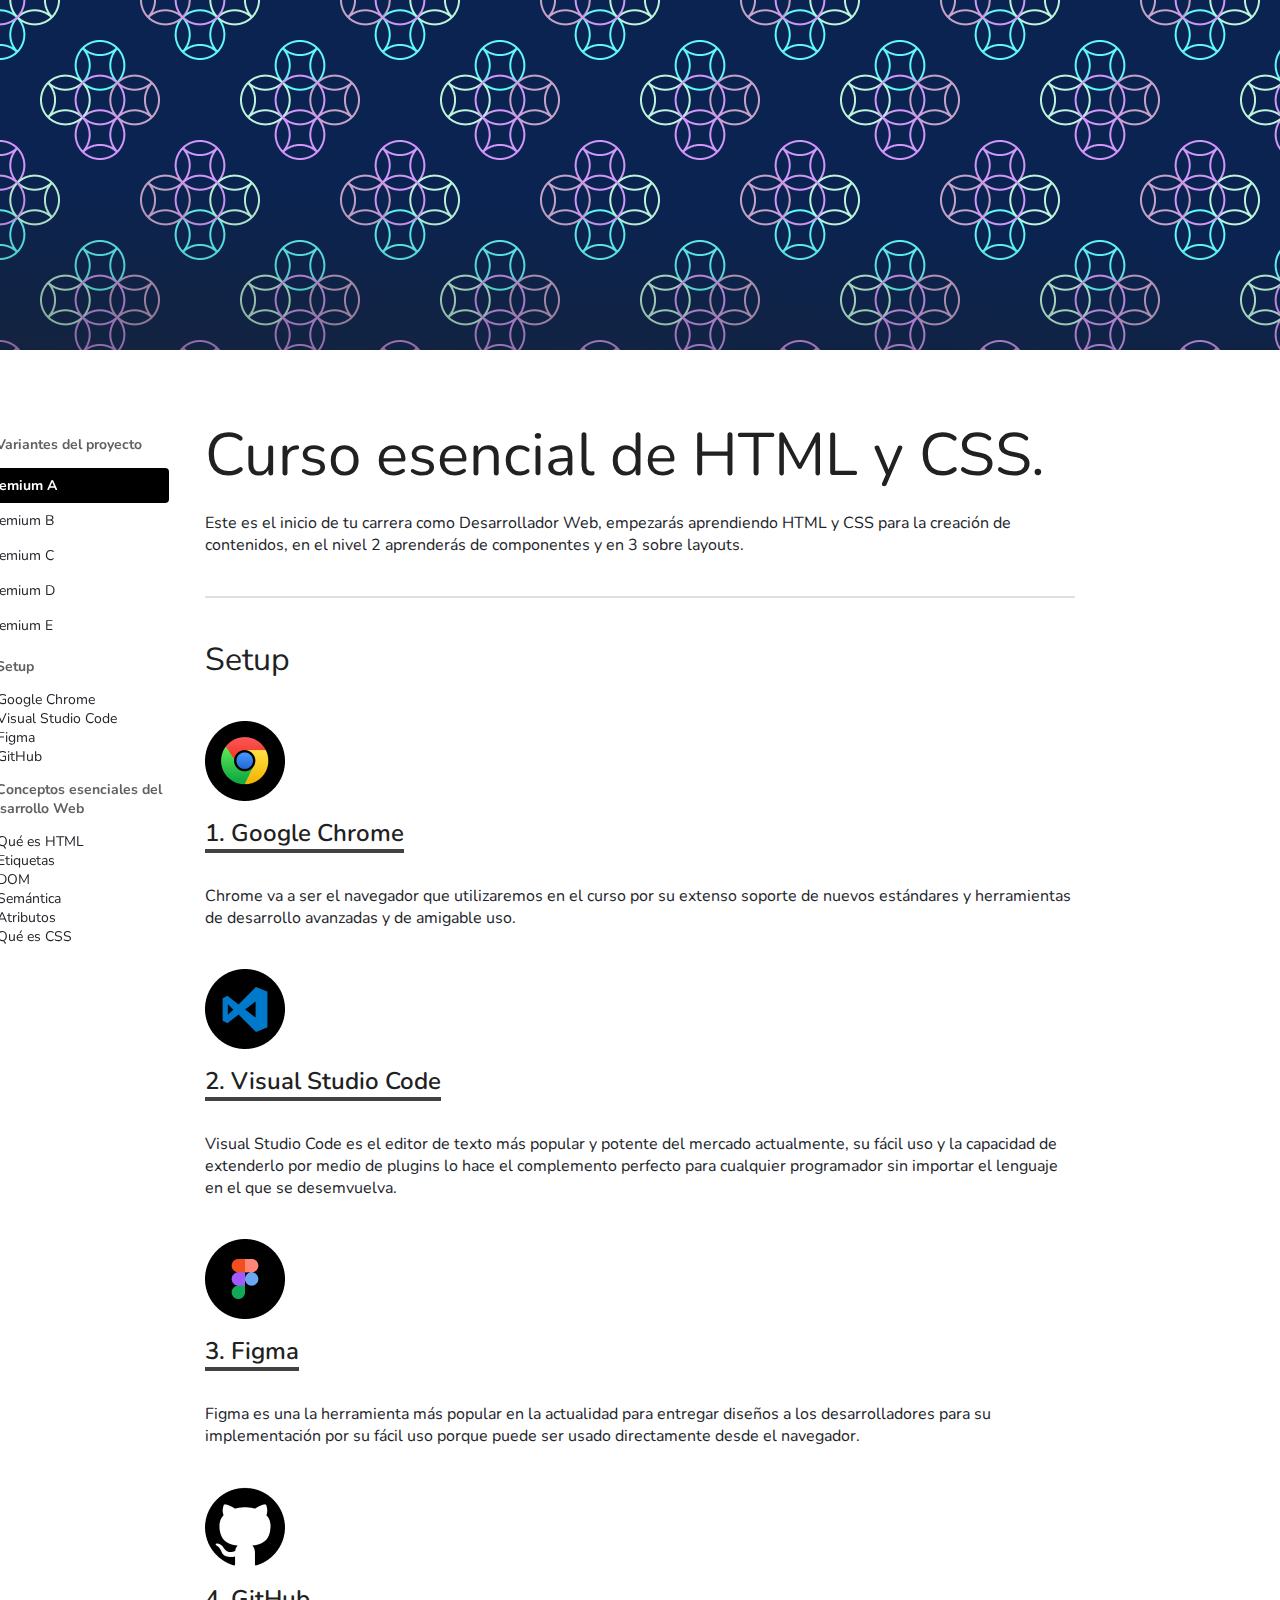
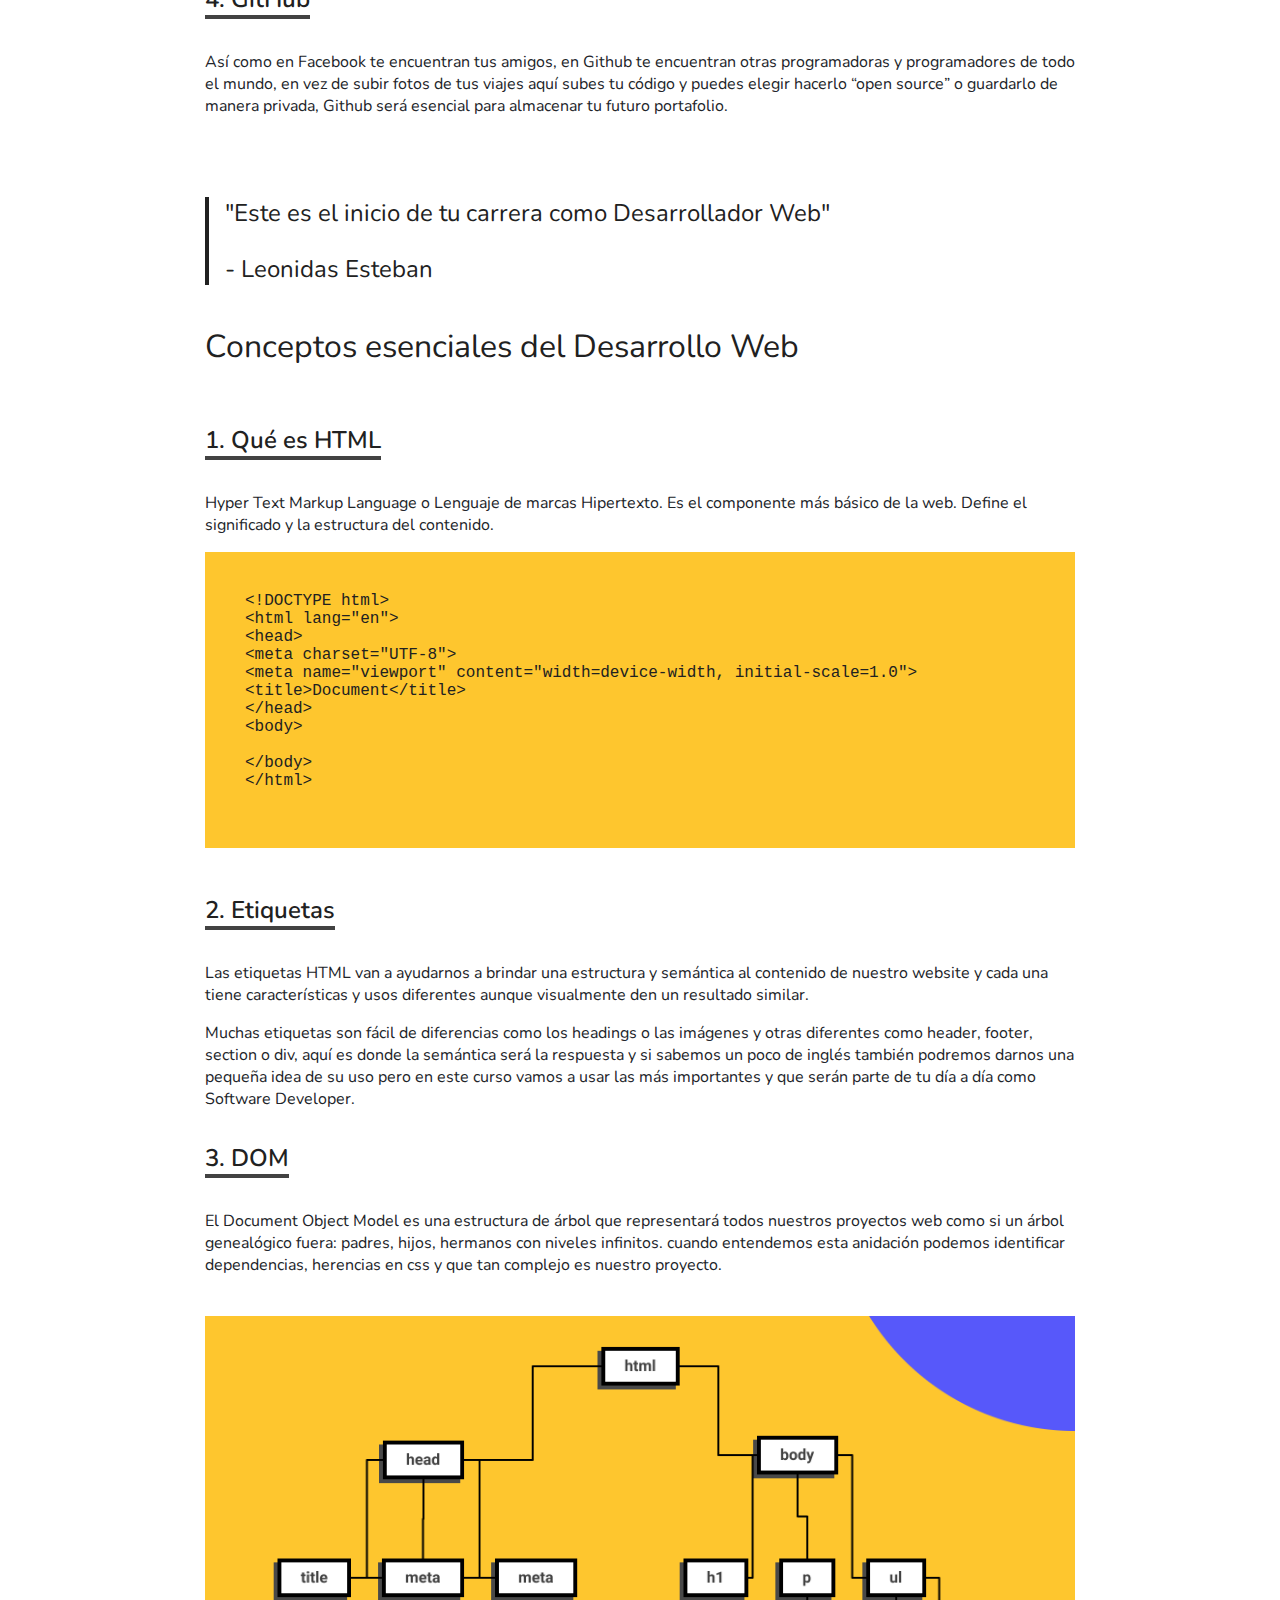
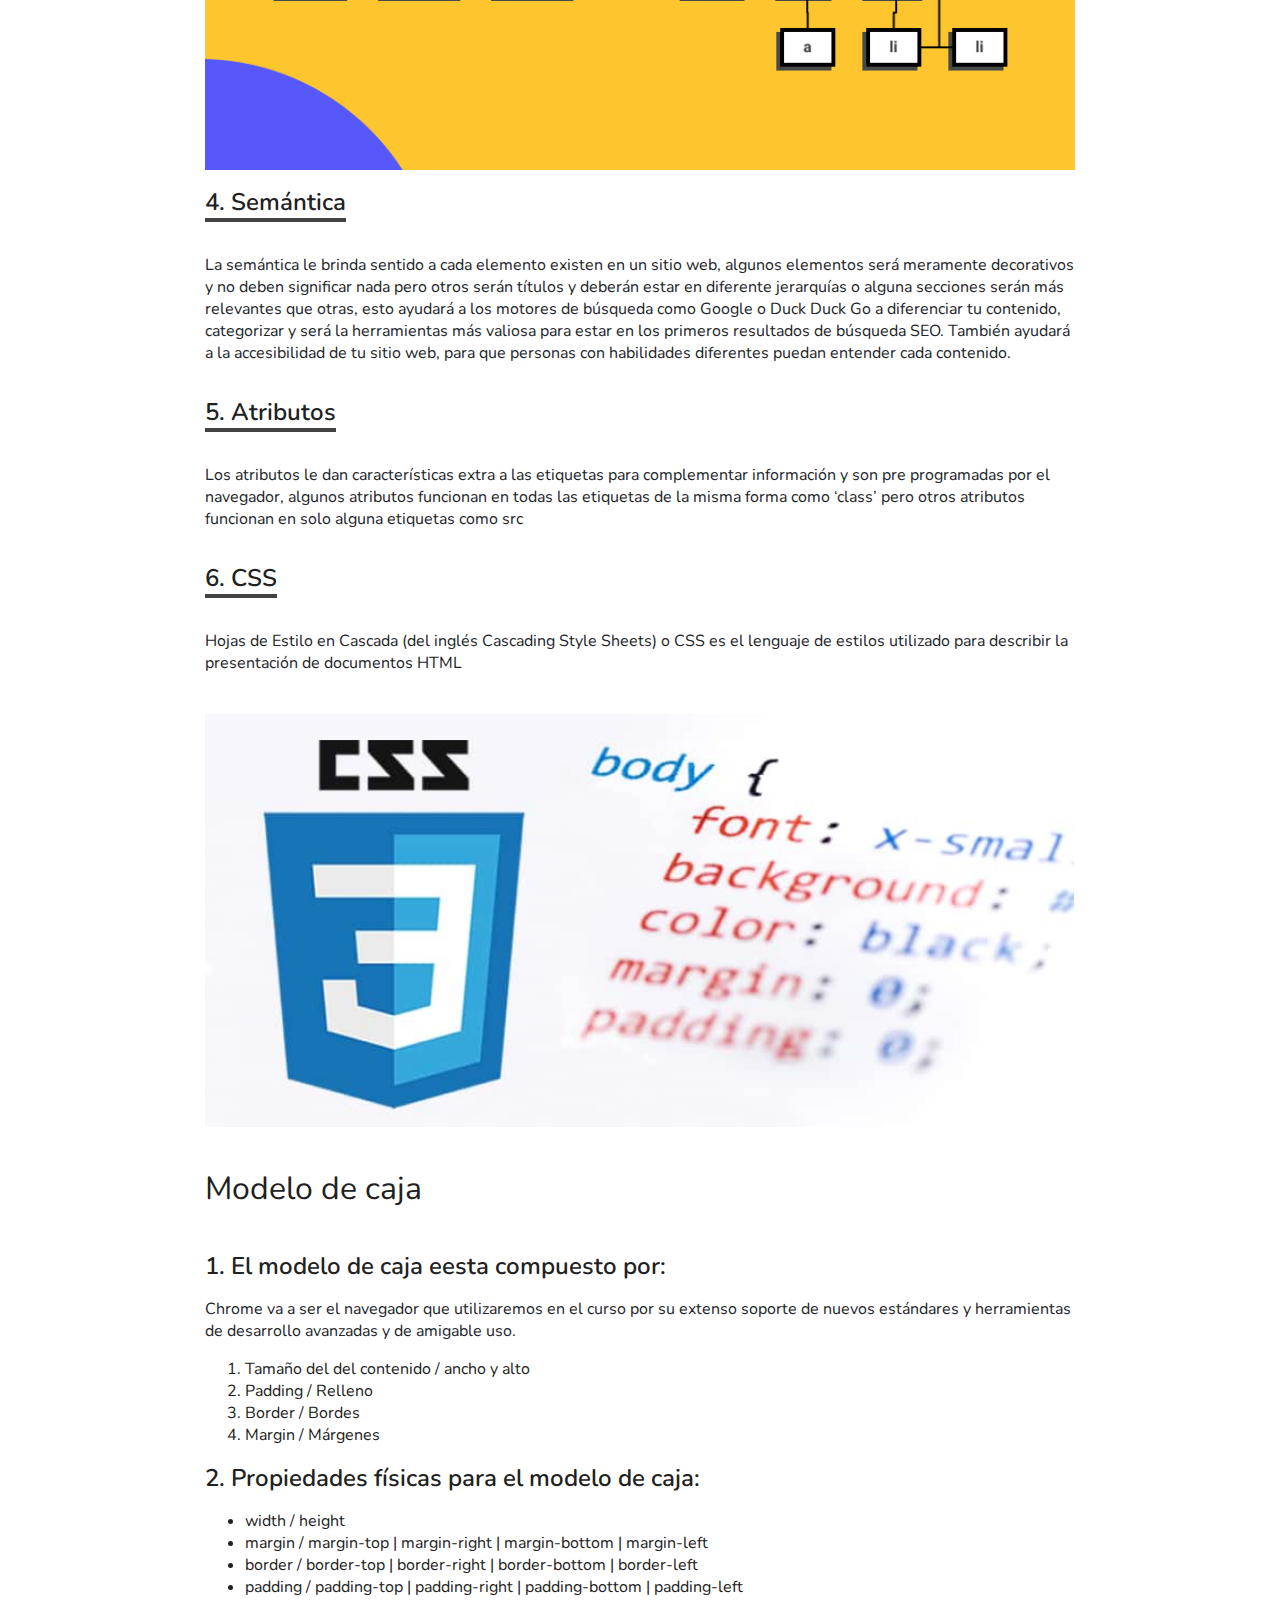
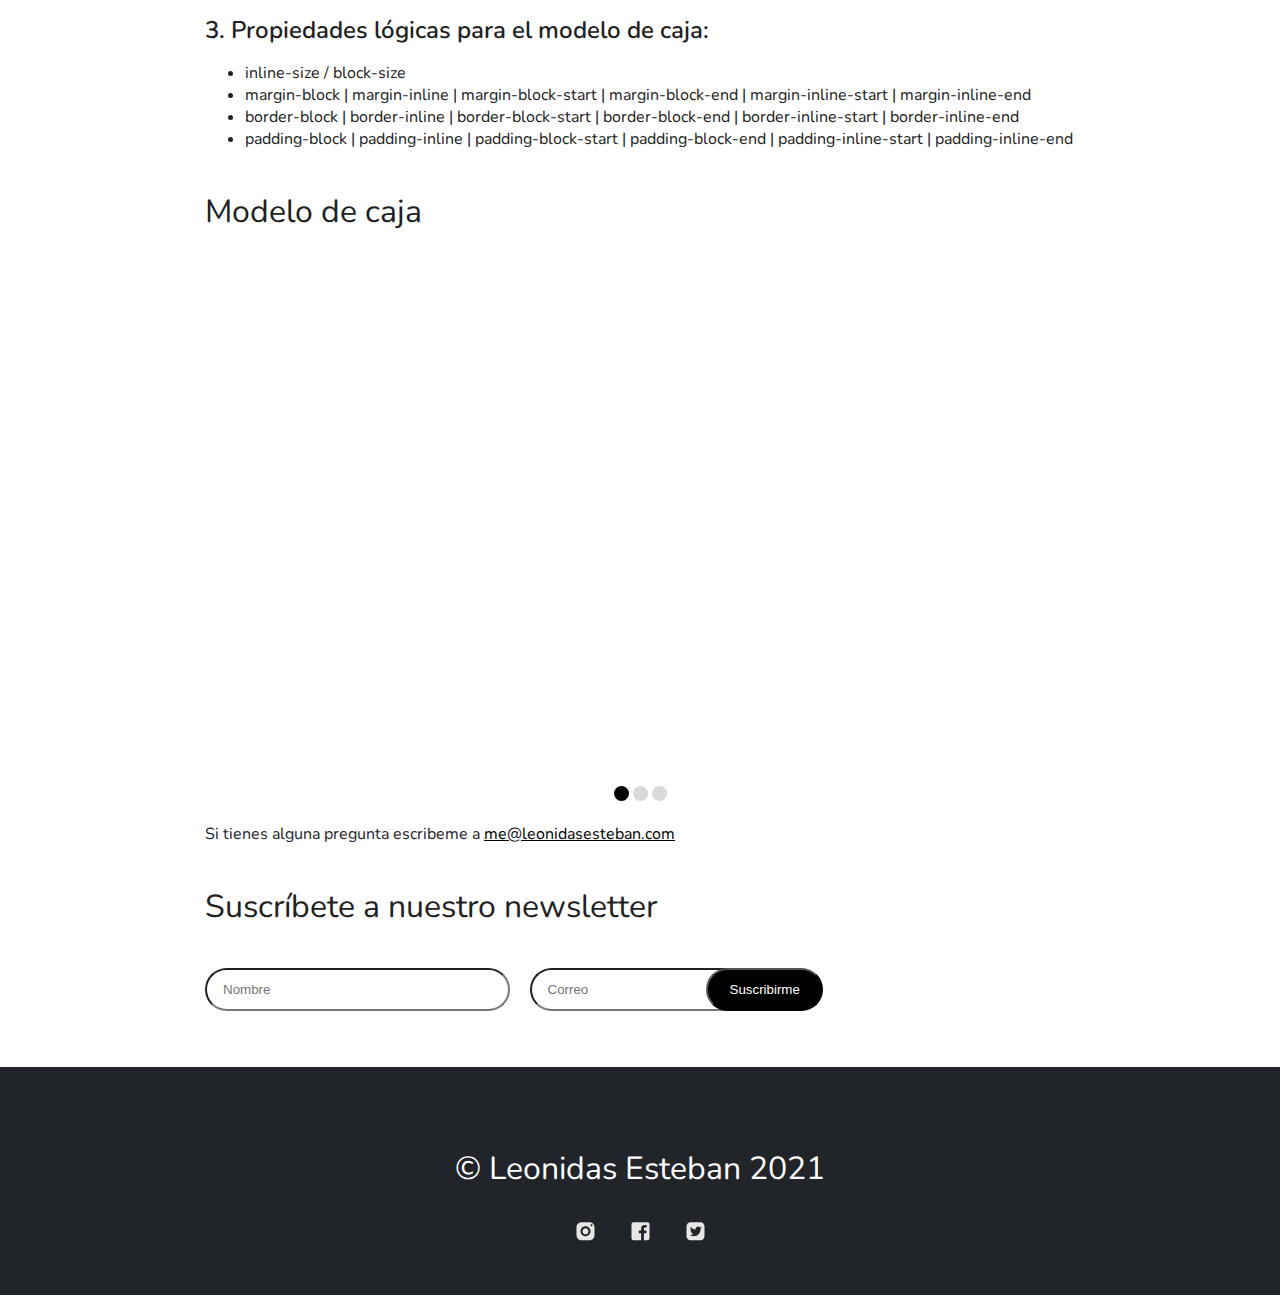
<file: index.html>
<!DOCTYPE html>
<html lang="en">
  <head>
    <meta charset="UTF-8" />
    <meta http-equiv="X-UA-Compatible" content="IE=edge" />
    <meta name="viewport" content="width=device-width, initial-scale=1.0" />
    <link rel="preconnect" href="https://fonts.googleapis.com" />
    <link rel="preconnect" href="https://fonts.gstatic.com" crossorigin />
    <link
      href="https://fonts.googleapis.com/css2?family=Montserrat:wght@400;500;700&family=Nunito:wght@400;600;700&family=Roboto:wght@400;500;700&family=Rubik:wght@400;500;700&display=swap"
      rel="stylesheet"
    />
    <link rel="preconnect" href="https://fonts.googleapis.com">
    <link href="https://fonts.googleapis.com/css2?family=Nunito:ital,wght@0,400;0,600;0,700;1,400;1,700&family=Space+Mono:wght@400;700&display=swap" rel="stylesheet">
    <link rel="stylesheet" href="css/style-a.css" />
    <title>Nemium</title>

    <link rel="icon" type="image/png" sizes="16x16" href="favicon/favicon-16x16.png">
    <meta name="theme-color" content="#ffffff">

  </head>
  <body>
    <div class="hero"></div>

    <div class="header">
      <div class="wrapper">
        <div class="header-content">
          <header>
            <nav>
              <details open>
                <summary>Variantes del proyecto</summary>
                <ul>
                  <li class="clicked-1"><a href="#">Nemium A</a></li>
                  <li ><a href="index-b.html">Nemium B</a></li>
                  <li ><a href="index-c.html">Nemium C</a></li>
                  <li ><a href="index-d.html">Nemium D</a></li>
                  <li ><a href="index-e.html">Nemium E</a></li>
                </ul>
              </details>

              <details open>
                <summary>Setup</summary>
      
                <ol>
                  <li><a href="#google">Google Chrome</a></li>
                  <li><a href="#visual-studio">Visual Studio Code</a></li>
                  <li><a href="#figma">Figma</a></li>
                  <li><a href="#gitHub">GitHub</a></li>
                </ol>
              </details>
              <details open>
                <summary>Conceptos esenciales del Desarrollo Web</summary>
                <ol>
                  <li><a href="#html">Qué es HTML</a></li>
                  <li><a href="#etiquetas">Etiquetas</a></li>
                  <li><a href="#dom">DOM</a></li>
                  <li><a href="#semantica">Semántica</a></li>
                  <li><a href="#atributos">Atributos</a></li>
                  <li><a href="#css">Qué es CSS</a></li>
                </ol>
              </details>
            </nav>
          </header>

        </div>
      </div>
    </div>


    <main class="main">
      <div class="wrapper">
        <div class="main-content">
          <h1>Curso esencial de HTML y CSS.</h1>
          <p>
            Este es el inicio de tu carrera como Desarrollador Web, empezarás
            aprendiendo HTML y CSS para la creación de contenidos, en el nivel 2
            aprenderás de componentes y en 3 sobre layouts.
          </p>

          <hr />  
    
          <section class="section-content title-underline">
            <h2>Setup</h2>
    
            <img
              src="images/Google Chrome.png"
              alt="Logo de Google Chrome"
            />
            <h3 id="google">Google Chrome</h3>
            <p>
              Chrome va a ser el navegador que utilizaremos en el curso por su
              extenso soporte de nuevos estándares y herramientas de desarrollo
              avanzadas y de amigable uso.
            </p>
    
            <img
              src="images/Visual Studio Code.png"
              alt="Logo de Visual Studio"
            />
            <h3 id="visual-studio">Visual Studio Code</h3>
            <p>
              Visual Studio Code es el editor de texto más popular y potente del
              mercado actualmente, su fácil uso y la capacidad de extenderlo por
              medio de plugins lo hace el complemento perfecto para cualquier
              programador sin importar el lenguaje en el que se desemvuelva.
            </p>
    
            <img src="images/Figma.png" alt="Logo de Figma" />
            <h3 id="figma">Figma</h3>
            <p>
              Figma es una la herramienta más popular en la actualidad para entregar
              diseños a los desarrolladores para su implementación por su fácil uso
              porque puede ser usado directamente desde el navegador.
            </p>
            <img src="images/GitHub.png" alt="Logo de GitHub" />
            <h3 id="gitHub">GitHub</h3>
            <p>
              Así como en Facebook te encuentran tus amigos, en Github te encuentran
              otras programadoras y programadores de todo el mundo, en vez de subir
              fotos de tus viajes aquí subes tu código y puedes elegir hacerlo “open
              source” o guardarlo de manera privada, Github será esencial para
              almacenar tu futuro portafolio.
            </p>
            <blockquote>
              <p>
              "Este es el inicio de tu carrera como Desarrollador Web"
              </p>
              <p>
                <span>
                  - Leonidas Esteban 
                </span>
              </p>
            </blockquote>
          </section>
          
          <section class="section-content title-underline">
            <h2>Conceptos esenciales del Desarrollo Web</h2>
            <h3 id="html">Qué es HTML</h3>
            <p>
              Hyper Text Markup Language o Lenguaje de marcas Hipertexto. Es el
              componente más básico de la web. Define el significado y la estructura
              del contenido.
            </p>
            <pre>
&lt;!DOCTYPE html&gt;
&lt;html lang=&quot;en&quot;&gt;
&lt;head&gt;
&lt;meta charset=&quot;UTF-8&quot;&gt;
&lt;meta name=&quot;viewport&quot; content=&quot;width=device-width, initial-scale=1.0&quot;&gt;
&lt;title&gt;Document&lt;/title&gt;
&lt;/head&gt;
&lt;body&gt;
    
&lt;/body&gt;
&lt;/html&gt;
      </pre>
            <h3 id="etiquetas">Etiquetas</h3>
            <p>
              Las etiquetas HTML van a ayudarnos a brindar una estructura y
              semántica al contenido de nuestro website y cada una tiene
              características y usos diferentes aunque visualmente den un resultado
              similar.
            </p>
            <p>
              Muchas etiquetas son fácil de diferencias como los headings o las
              imágenes y otras diferentes como header, footer, section o div, aquí
              es donde la semántica será la respuesta y si sabemos un poco de inglés
              también podremos darnos una pequeña idea de su uso pero en este curso
              vamos a usar las más importantes y que serán parte de tu día a día
              como Software Developer.
            </p>
    
            <h3 id="dom">DOM</h3>
            <p>
              El Document Object Model es una estructura de árbol que representará
              todos nuestros proyectos web como si un árbol genealógico fuera:
              padres, hijos, hermanos con niveles infinitos. cuando entendemos esta
              anidación podemos identificar dependencias, herencias en css y que tan
              complejo es nuestro proyecto.
            </p>
            <img src="images/dom.png" alt="Esquema del DOM" />
    
            <h3 id="semantica">Semántica</h3>
            <p>
              La semántica le brinda sentido a cada elemento existen en un sitio
              web, algunos elementos será meramente decorativos y no deben
              significar nada pero otros serán títulos y deberán estar en diferente
              jerarquías o alguna secciones serán más relevantes que otras, esto
              ayudará a los motores de búsqueda como Google o Duck Duck Go a
              diferenciar tu contenido, categorizar y será la herramientas más
              valiosa para estar en los primeros resultados de búsqueda SEO. También
              ayudará a la accesibilidad de tu sitio web, para que personas con
              habilidades diferentes puedan entender cada contenido.
            </p>
    
            <h3 id="atributos">Atributos</h3>
            <p>
              Los atributos le dan características extra a las etiquetas para
              complementar información y son pre programadas por el navegador,
              algunos atributos funcionan en todas las etiquetas de la misma forma
              como ‘class’ pero otros atributos funcionan en solo alguna etiquetas
              como src
            </p>
    
            <h3 id="css">CSS</h3>
            <p>
              Hojas de Estilo en Cascada (del inglés Cascading Style Sheets) o CSS
              es el lenguaje de estilos utilizado para describir la presentación de
              documentos HTML
            </p>
            <img src="images/image 5.png" alt="Imagen de CSS" />
          </section>
    
          <section class="section-content">
            <h2>Modelo de caja</h2>
            <h3>El modelo de caja eesta compuesto por:</h3>
            <p>
              Chrome va a ser el navegador que utilizaremos en el curso por su
              extenso soporte de nuevos estándares y herramientas de desarrollo
              avanzadas y de amigable uso.
            </p>
    
            <ol>
              <li>Tamaño del del contenido / ancho y alto</li>
              <li>Padding / Relleno</li>
              <li>Border / Bordes</li>
              <li>Margin / Márgenes</li>
            </ol>
    
            <h3>Propiedades físicas para el modelo de caja:</h3>
            <ul>
              <li>width / height</li>
              <li>
                margin / margin-top | margin-right | margin-bottom | margin-left
              </li>
              <li>
                border / border-top | border-right | border-bottom | border-left
              </li>
              <li>
                padding / padding-top | padding-right | padding-bottom |
                padding-left
              </li>
            </ul>
    
            <h3>Propiedades lógicas para el modelo de caja:</h3>
            <ul>
              <li>inline-size / block-size</li>
              <li>
                margin-block | margin-inline | margin-block-start | margin-block-end
                | margin-inline-start | margin-inline-end
              </li>
              <li>
                border-block | border-inline | border-block-start | border-block-end
                | border-inline-start | border-inline-end
              </li>
              <li>
                padding-block | padding-inline | padding-block-start |
                padding-block-end | padding-inline-start | padding-inline-end
              </li>
            </ul>
  
          </section>

          <div class="section-content">
            <h2>Modelo de caja</h2>
            <div class="slider">
              <scroll-container class="slider-container">
                <scroll-page class="slider-slide" id="video-1">
                  <iframe class="video" width="560" height="315" src="https://www.youtube.com/embed/5f5Ig_U2Bpk" title="YouTube video player" frameborder="0" allow="accelerometer; autoplay; clipboard-write; encrypted-media; gyroscope; picture-in-picture" allowfullscreen></iframe>
                </scroll-page>
                <scroll-page class="slider-slide" id="video-2">
                  <iframe class="video" width="560" height="315" src="https://www.youtube.com/embed/5f5Ig_U2Bpk" title="YouTube video player" frameborder="0" allow="accelerometer; autoplay; clipboard-write; encrypted-media; gyroscope; picture-in-picture" allowfullscreen></iframe>
                </scroll-page>
                <scroll-page class="slider-slide" id="video-3">
                  <iframe class="video" width="560" height="315" src="https://www.youtube.com/embed/5f5Ig_U2Bpk" title="YouTube video player" frameborder="0" allow="accelerometer; autoplay; clipboard-write; encrypted-media; gyroscope; picture-in-picture" allowfullscreen></iframe>
                </scroll-page>
              </scroll-container>
              <div class="slider-bullet-list">
                <a href="#video-1" class="slider-bullet"></a>
                <a href="#video-2" class="slider-bullet"></a>
                <a href="#video-3" class="slider-bullet"></a>
              </div>
            </div>
          </div>
          <p>Si tienes alguna pregunta escribeme a 
            <a href="me@leonidasesteban.com"><span class="negrita">me@leonidasesteban.com</span></a>
          </p>

          <div class="section-content">
            <h2>Suscríbete a nuestro newsletter</h2>
            <div class="wrapper">
              <form action="#" class="form">
                <input type="text" required placeholder="Nombre">
                <div>
                  <input type="email" required placeholder="Correo">
                  <input type="submit" value="Suscribirme">
                </div>
              </form>
            </div>
          </div>


        </div>
      </div>
    </main>

    <footer class="footer">
     <div class="wrapper">
      <p>© Leonidas Esteban 2021</p>
      <a href="#"><img src="icons/insta-black.svg" alt=""></a>
      <a href="#"><img src="icons/facebook-black.svg" alt=""></a>
      <a href="#"><img src="icons/twitter-black.svg" alt=""></a>
     </div>
    </footer>
    
  </body>
</html>
</file>
<file: css/style-a.css>
:root { 
  --gray30: #212121;
  --gray20: #212429;
  --gray10: #616161;
  font-size: 16px;
}

html {
  scroll-behavior: smooth;
}


body {
  font-family: 'Nunito', sans-serif;
  color: var(--gray30);
  margin-inline: 0;
  margin-block: 0;
}

h1, h2, h3 {
  font-weight: normal;
}

a {
  color: #212121;
  color: var(--gray30);
}
/* 
.header {
  position: sticky;
  inset-block-start: 0;
} */

.header-content {
  padding-inline: 20px;
  /* position: relative;
  inset-block-start: 65px; */
}

header {
  margin-block-start: 20px;
  font-size: 14px;
  color: var(--gray10);
/* 
  position: absolute;
  inset-block-start: 0;
  inset-inline-start: -208px;
  inline-size: 188px; */
}

header ul {
  list-style-type: none;
  padding-inline-start: 0;
}

header ul li {
  padding-block: 8px;
  padding-inline-start: 8px;
}

header ol {
  padding-inline-start: 16px;
}

header li {
  color: var(--gray20);
}

header a {
  color: var(--gray20);
  text-decoration: none;
}

header a:hover {
  color: var(--gray30);
}

nav details summary {
  font-weight: bold;
}

h1 {
  font-size: 40px;
  margin-block-start: 20px;
  margin-block-end: 16px;
}

hr{
  margin-block: 40px;
  border: 1px solid rgba(97, 97, 97, 0.2);
}

h2 {
  font-size: 2em;
  margin-block: 40px;
}

h3 {
  font-size: 1.5em;
  font-weight: 600;
  margin-block: 16px;
}

.clicked-1 {
  background: #000;
  border-radius: 4px;
}

.clicked-1 a {
  color: white;
  font-weight: bold;
}


pre {
  background: #FEC62E;
  overflow: auto;
  padding-inline: 40px;
  padding-block: 40px;
  margin-block-end: 30px;
}

p {
  color: var(--gray20);
}

.hero {
  background: linear-gradient(3.36deg, #212325 -63.62%, rgba(255, 255, 255, 0) 43.49%), url(../images/pattern.png);
  block-size: 50px;
}

.title-underline h3 {
  display: inline-block;
  border-block-end: 4px solid #424242;
}

.section-content img {
  margin-block-start: 40px;
  display: block;
  max-inline-size: 100%;
}

.section-content {
  counter-reset: titleList;
}

.section-content h3 {
  counter-increment: titleList;
}

.section-content h3::before {
  content: counter(titleList) '. ';
}

/* .section-content h3::after {
  content: '';
  width: 32px;
  height: 4px;
  background: var(--white30);
  display: block;
}
 */

blockquote {
  margin-block-start: 80px;
  margin-inline-start: 0;
  padding-inline-start: 16px;
/*   padding-block: 24px; */
  text-align: start;
 /*  padding-inline: 24px;
  background: var(--gray10);
  border-radius: 8px; */
  line-height: 32px;
  font-size: 24px; 
  border-inline-start: 4px solid var(--gray30);
}


blockquote p {
  color: var(--gray30);
}

.wrapper {
  max-inline-size: 902px;
  margin: auto;
}


.main-content {
  padding-inline: 16px;
}

.slider-container {
  display: block;
  overflow: hidden;
  scroll-behavior: smooth;
  white-space: nowrap;
}

.video {
  margin: 0;
  display: inline-block;
  width: 100%;
  height: auto;
  aspect-ratio: 16/9;
}

.slider-bullet-list {
  text-align: center;
  margin-block-start: 16px;
}

.slider-bullet {
  display: inline-block;
  inline-size: 15px;
  block-size: 15px;
  background: rgba(66, 66, 66, 0.2);
  border-radius: 50%;
}

.slider-bullet:nth-child(1) {
  background: #000;
}

.negrita {
  text-decoration: underline;
  color: #000;
}

.form {
/*   position: relative;
  inset-inline-start: 0; */
  max-inline-size: 100%;

}

.form input{
  box-sizing: border-box;
  display: inline-block;
  padding-block: 12px;
  padding-inline: 16px;
  border-radius: 90px;
  margin-block-end: 16px;
  inline-size: 100%;
}

.form input[type='text'] {
  inline-size: 95%;
}

.form div {
  display: flex;
}

.form div input:nth-child(1) {
  border-radius: 90px 0 0px 90px;
  inline-size: 70%;
}

.form div input[type='submit'] {
  inline-size: 30%;
  position: relative;
  inset-inline-end: 5%;
  color: white;
  background: #000;
  text-align: center;
}

.footer {
  background: #212429;
  margin-block-start: 40px;
  padding-block: 48px;
  text-align: center;
}

.footer p {
  color: white;
  font-size: 32px;
  font-weight: normal;
}

.footer a {
  padding-inline: 16px;
}

.footer a img {
  filter: invert(100%) sepia(0%) saturate(2%) hue-rotate(328deg) brightness(103%) contrast(101%);
}
@media screen and (min-width: 1000px) {

  .hero {
    block-size: 350px;
  }

  h1 {
    font-size: 60px;
    margin-block-start: 64px;
  }

  .header {
    position: sticky;
    inset-block-start: 0;
  }
  
  .header-content {
    position: relative;
    /* top */
    inset-block-start: 65px;
  }
  
  header {
    font-size: 14px;
    color: var(--gray10);
    position: absolute;
    inset-block-start: 0;
    inset-inline-start: -208px;
    inline-size: 188px;
  }

  .form {
    display: flex;
  }

  .form input{
    inline-size: 50% ;
    display: block;
    padding-block: 12px;
    padding-inline: 16px;
    border-radius: 90px;
    margin-block-end: 16px;
    
  }

  .form input[type='text'] {
    inline-size: 35%;
  }
  
  .form div {
    margin-inline-start: 20px;
  }


  .form div input[type='submit'] {
    box-sizing: border-box;
    padding-inline: 16px;
    inline-size: 40%;
    inset-inline-end: 8%;
  } 
}
</file>
